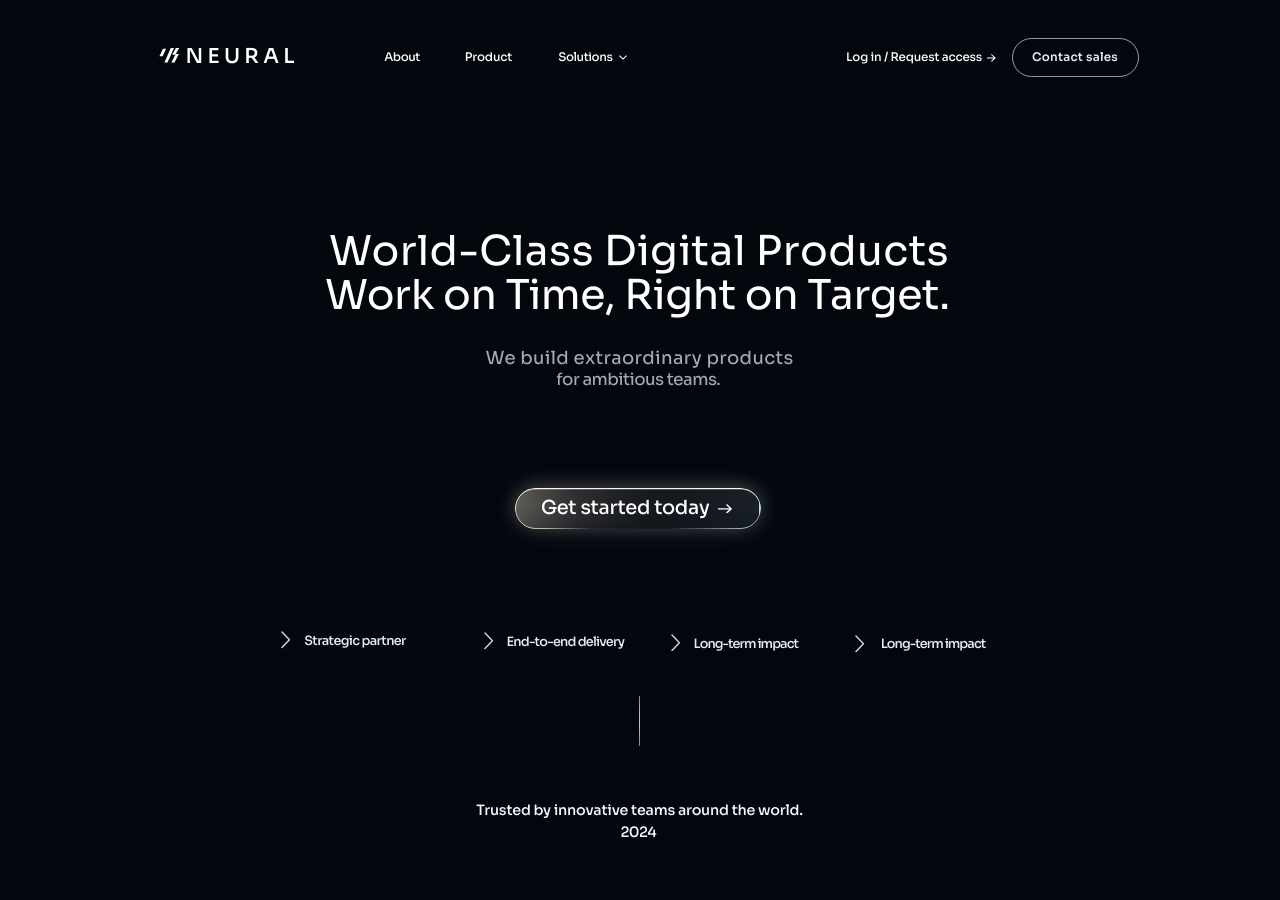
<file: neural.html>
<!doctype html>
<html lang="en">
<head>
<meta charset="utf-8">
<meta name="viewport" content="width=device-width, initial-scale=1, viewport-fit=cover">
<title>Neural — World-Class Digital Products</title>
<style>
@font-face{font-family:'Sora';src:url(assets/fonts/sora-variable.ttf) format('truetype-variations'),url([data-uri]) format('truetype-variations');font-weight:100 900;font-style:normal;font-display:block}
*{box-sizing:border-box;margin:0;padding:0}
:root{--ink:#fff;--sub:#a2a9b8;--nav:#fbfdff;--foot:#f4f8fd;--hair:rgba(196,214,232,.72);--chev:rgba(214,232,250,.90);--navdim:#e8ecf0;--feat:#e2ebf5;--veil:6,10,18;--cover:max(calc(100vw / 1536),calc(100vh / 1024));--fit:calc(100vh / 910);--u:min(var(--cover),var(--fit));--blur:calc(var(--u)*26);--glow:calc(var(--u)*34);--hairline:max(1px,calc(var(--u)*1.6))}
@supports(height:100dvh){:root{--cover:max(calc(100vw / 1536),calc(100dvh / 1024));--fit:calc(100dvh / 910)}}
html,body{height:100%;background:#02060f;overflow:hidden}
body{font-family:'Sora',system-ui,-apple-system,'Segoe UI',sans-serif;color:var(--ink);-webkit-font-smoothing:antialiased;-moz-osx-font-smoothing:grayscale;text-rendering:geometricPrecision}
a{color:inherit;text-decoration:none}li{list-style:none}
a:focus-visible{outline:2px solid #9fe0ff;outline-offset:3px;border-radius:4px}
.art{position:fixed;inset:0;width:100%;height:100%;object-fit:cover;object-position:50% 50%;z-index:0;user-select:none;-webkit-user-drag:none;pointer-events:none;background:#03060c}
.veil{position:fixed;inset:0;z-index:0;pointer-events:none;background:radial-gradient(140% 60% at 50% 40%,rgba(var(--veil),.16) 0%,rgba(var(--veil),.057) 50%,rgba(var(--veil),0) 100%),linear-gradient(180deg,rgba(var(--veil),0) 45%,rgba(var(--veil),.10) 100%)}
.bar,.hero,.foot{position:fixed;z-index:1}
.hero{pointer-events:none}.hero a{pointer-events:auto}
.brand svg{fill:var(--ink);display:block}
.caret,.navarrow{fill:none;stroke:var(--nav);stroke-linecap:round;stroke-linejoin:round}
.navarrow{stroke-linecap:square;stroke-linejoin:miter}
.pill{border:var(--hairline) solid var(--hair);border-radius:999px}
.chev{fill:none;stroke:var(--chev);stroke-width:1.75;stroke-linecap:round;stroke-linejoin:round}
.cta .arrow{fill:none;stroke:var(--ink);stroke-width:1.6;stroke-linecap:square;stroke-linejoin:miter}
.rule{background:linear-gradient(180deg,rgba(186,200,214,.70) 0%,rgba(206,220,232,.92) 52%,rgba(182,198,212,.68) 100%)}
.cta{border-radius:999px;background:linear-gradient(180deg,rgba(6,12,22,0) 45%,rgba(6,12,22,.12) 78%,rgba(6,12,22,.28) 100%),linear-gradient(90deg,rgba(255,226,178,.17) 0%,rgba(255,236,208,.07) 22%,rgba(176,206,238,.03) 55%,rgba(150,196,244,.09) 100%),linear-gradient(90deg,rgba(255,255,255,.24) 0%,rgba(255,255,255,.17) 12%,rgba(255,255,255,.11) 26%,rgba(255,255,255,.07) 42%,rgba(255,255,255,.05) 60%,rgba(255,255,255,.04) 80%,rgba(255,255,255,.04) 100%);-webkit-backdrop-filter:blur(var(--blur)) saturate(.45);backdrop-filter:blur(var(--blur)) saturate(.45);box-shadow:0 calc(var(--u)*-2) calc(var(--u)*20) rgba(255,224,176,.20),0 0 var(--glow) rgba(168,204,252,.16),inset 0 var(--hairline) 0 0 rgba(255,251,242,.45)}
.cta::before{content:'';position:absolute;inset:0;border-radius:inherit;padding:var(--hairline);pointer-events:none;background:linear-gradient(180deg,rgba(255,252,246,.95) 0%,rgba(255,252,246,.20) 45%,rgba(255,252,246,0) 78%),linear-gradient(90deg,rgba(255,228,182,.95) 0%,rgba(250,236,210,.70) 12%,rgba(226,230,234,.03) 32%,rgba(214,226,240,.02) 62%,rgba(200,228,250,.70) 90%,rgba(186,224,247,.95) 100%);-webkit-mask:linear-gradient(#000 0 0) content-box,linear-gradient(#000 0 0);-webkit-mask-composite:xor;mask:linear-gradient(#000 0 0) content-box,linear-gradient(#000 0 0);mask-composite:exclude}
#word{font-variation-settings:'wght' 531;color:var(--ink)}
#about,#product,#solutions,#login{font-variation-settings:'wght' 506;color:var(--nav)}
#contact{font-variation-settings:'wght' 581;color:var(--navdim)}
#h1a,#h1b{font-variation-settings:'wght' 424;color:var(--ink)}
#sub1,#sub2{font-variation-settings:'wght' 446;color:var(--sub)}
#cta{font-variation-settings:'wght' 497;color:var(--ink)}
#f1,#f2,#f3,#f4{font-variation-settings:'wght' 534;color:var(--feat)}
#foot1,#foot2{font-variation-settings:'wght' 521;color:var(--foot)}

@media(prefers-reduced-motion:no-preference){
:root{--ent-line:cubic-bezier(.16,1,.3,1);--ent-soft:cubic-bezier(.25,.8,.35,1);--rise:9px}
@keyframes en-wipe{from{clip-path:inset(-.78em 0 calc(100% + .78em) 0);translate:0 var(--rise)}to{clip-path:inset(-.78em 0 -.78em 0);translate:0 0}}
@keyframes en-lift{from{opacity:0;translate:0 var(--rise)}}
@keyframes en-settle{from{opacity:0;translate:0 calc(var(--rise)*.7);scale:.99}}
@keyframes en-draw{from{scale:1 0}}
html:not(.is-entered) .brand{animation:en-lift 0.60s var(--ent-soft) 0.12s backwards}
html:not(.is-entered) #about{animation:en-lift 0.55s var(--ent-soft) 0.20s backwards}
html:not(.is-entered) #product{animation:en-lift 0.55s var(--ent-soft) 0.25s backwards}
html:not(.is-entered) #solutions,html:not(.is-entered) .caret{animation:en-lift 0.55s var(--ent-soft) 0.30s backwards}
html:not(.is-entered) #login,html:not(.is-entered) .navarrow{animation:en-lift 0.55s var(--ent-soft) 0.35s backwards}
html:not(.is-entered) .pill{animation:en-settle 0.60s var(--ent-soft) 0.40s backwards}
html:not(.is-entered) .burger{animation:en-lift 0.60s var(--ent-soft) 0.40s backwards}
html:not(.is-entered) #h1a{animation:en-wipe 0.95s var(--ent-line) 0.34s backwards}
html:not(.is-entered) #h1b{animation:en-wipe 0.95s var(--ent-line) 0.44s backwards}
html:not(.is-entered) #sub1{animation:en-lift 0.70s var(--ent-soft) 0.74s backwards}
html:not(.is-entered) #sub2{animation:en-lift 0.70s var(--ent-soft) 0.80s backwards}
html:not(.is-entered) .cta{animation:en-lift 0.80s var(--ent-line) 0.94s backwards}
html:not(.is-entered) .feats li:nth-child(1){animation:en-lift 0.60s var(--ent-soft) 1.08s backwards}
html:not(.is-entered) .feats li:nth-child(2){animation:en-lift 0.60s var(--ent-soft) 1.15s backwards}
html:not(.is-entered) .feats li:nth-child(3){animation:en-lift 0.60s var(--ent-soft) 1.22s backwards}
html:not(.is-entered) .feats li:nth-child(4){animation:en-lift 0.60s var(--ent-soft) 1.29s backwards}
html:not(.is-entered) .rule{animation:en-draw 0.55s var(--ent-line) 1.34s backwards}
html:not(.is-entered) #foot1{animation:en-lift 0.60s var(--ent-soft) 1.42s backwards}
html:not(.is-entered) #foot2{animation:en-lift 0.60s var(--ent-soft) 1.48s backwards}
.rule{transform-origin:top}
}
@media(min-width:1200px) and (min-height:560px) and (min-aspect-ratio:100/95){
.bar,.hero,.foot{left:50%;width:calc(var(--u)*1536);transform:translateX(-50%)}
.bar{top:0;height:calc(var(--u)*120)}.foot{bottom:0;height:calc(var(--u)*140)}
.hero{top:50%;height:calc(var(--u)*1024);transform:translate(-50%,-50%)}
.navtoggle,.burger,.scrim{display:none}.navpanel{display:contents}
.bar > *,.foot > *,.hero > *,.pill,.caret,.navarrow{position:absolute}
.menu,.menu a,.login{position:static}
.title,.sub,.feats{inset:0;font-weight:inherit}
.bar span,.foot span,.title span,.sub span,.feats span,.cta span{position:absolute;line-height:0;white-space:nowrap}
.brand{display:flex;align-items:center;gap:calc(var(--u)*7)}#word{position:relative;transform:translate(0,0)}
.caret{stroke-width:1.25}.navarrow{stroke-width:1.2}
.cta .arrow,.feats li,.feats .chev{position:absolute}
.brand{left:calc(var(--u)*221);top:calc(var(--u)*55);}
.brand svg{width:calc(var(--u)*23);height:calc(var(--u)*17);}
.caret{left:calc(var(--u)*744);top:calc(var(--u)*62.4);width:calc(var(--u)*9);height:calc(var(--u)*6);}
.navarrow{left:calc(var(--u)*1163);top:calc(var(--u)*61.6);width:calc(var(--u)*10);height:calc(var(--u)*9);}
.pill{left:calc(var(--u)*1191.5);top:calc(var(--u)*43.5);width:calc(var(--u)*144);height:calc(var(--u)*44);}
.cta{left:calc(var(--u)*625.8);top:calc(var(--u)*555.2);width:calc(var(--u)*279.6);height:calc(var(--u)*46.6);}
.cta .arrow{left:calc(var(--u)*230.8);top:calc(var(--u)*17.8);width:calc(var(--u)*16);height:calc(var(--u)*11);}
.feats li{width:calc(var(--u)*220);height:calc(var(--u)*20);}
.feats .chev{left:calc(var(--u)*0);top:calc(var(--u)*0);width:calc(var(--u)*11);height:calc(var(--u)*20);}
.feats li:nth-child(1){left:calc(var(--u)*360);top:calc(var(--u)*718);}
.feats li:nth-child(2){left:calc(var(--u)*590);top:calc(var(--u)*719);}
.feats li:nth-child(3){left:calc(var(--u)*803);top:calc(var(--u)*721);}
.feats li:nth-child(4){left:calc(var(--u)*1013);top:calc(var(--u)*722);}
.rule{left:calc(var(--u)*767);top:calc(var(--u)*792);width:calc(var(--u)*1);height:calc(var(--u)*57);}
#word{font-size:calc(var(--u)*23.4);letter-spacing:calc(var(--u)*4.8);}
#about{font-size:calc(var(--u)*13.5);letter-spacing:calc(var(--u)*-0.5);left:calc(var(--u)*477);top:calc(var(--u)*65.66);}
#product{font-size:calc(var(--u)*13.5);letter-spacing:calc(var(--u)*-0.167);left:calc(var(--u)*568.5);top:calc(var(--u)*65.66);}
#solutions{font-size:calc(var(--u)*13.5);letter-spacing:calc(var(--u)*-0.5);left:calc(var(--u)*675);top:calc(var(--u)*65.66);}
#login{font-size:calc(var(--u)*13.5);letter-spacing:calc(var(--u)*-0.227);left:calc(var(--u)*1002.5);top:calc(var(--u)*66.16);}
#contact{font-size:calc(var(--u)*13.5);letter-spacing:calc(var(--u)*0.25);top:calc(var(--u)*21.66);left:0;right:0;text-align:center;transform:translateX(calc(var(--u)*-0.5));}
#h1a{font-size:calc(var(--u)*46.8);letter-spacing:calc(var(--u)*0.532);top:calc(var(--u)*285.222);left:0;right:0;text-align:center;transform:translateX(calc(var(--u)*-1));}
#h1b{font-size:calc(var(--u)*46.8);letter-spacing:calc(var(--u)*-0.398);top:calc(var(--u)*335.222);left:0;right:0;text-align:center;transform:translateX(calc(var(--u)*-3));}
#sub1{font-size:calc(var(--u)*20.6);letter-spacing:calc(var(--u)*0.367);top:calc(var(--u)*408.115);left:0;right:0;text-align:center;transform:translateX(calc(var(--u)*-0.5));}
#sub2{font-size:calc(var(--u)*19.1);letter-spacing:calc(var(--u)*-0.632);top:calc(var(--u)*432.153);left:0;right:0;text-align:center;transform:translateX(calc(var(--u)*-2));}
#cta{font-size:calc(var(--u)*22);letter-spacing:calc(var(--u)*-0.312);top:calc(var(--u)*23.113);left:0;right:0;text-align:center;transform:translateX(calc(var(--u)*-14.5));}
#f1{font-size:calc(var(--u)*14.6);letter-spacing:calc(var(--u)*-0.75);left:calc(var(--u)*26);top:calc(var(--u)*11.266);}
#f2{font-size:calc(var(--u)*14.6);letter-spacing:calc(var(--u)*-0.889);left:calc(var(--u)*26);top:calc(var(--u)*11.266);}
#f3{font-size:calc(var(--u)*14.6);letter-spacing:calc(var(--u)*-1.067);left:calc(var(--u)*26);top:calc(var(--u)*11.266);}
#f4{font-size:calc(var(--u)*14.6);letter-spacing:calc(var(--u)*-1.067);left:calc(var(--u)*29);top:calc(var(--u)*11.266);}
#foot1{font-size:calc(var(--u)*16.3);letter-spacing:calc(var(--u)*-0.256);bottom:calc(var(--u)*101.344);left:0;right:0;text-align:center;transform:translateX(calc(var(--u)*-0.5));}
#foot2{font-size:calc(var(--u)*16.3);letter-spacing:calc(var(--u)*-0.667);bottom:calc(var(--u)*76.344);left:0;right:0;text-align:center;transform:translateX(calc(var(--u)*-2));}
}
@media(max-width:1199px),(max-height:559px),(max-aspect-ratio:100/95){
:root{--c:min(calc(100vw / 430),calc(100vh / 860));--blur:calc(var(--c)*26);--glow:calc(var(--c)*34);--hairline:max(1px,calc(var(--c)*1.6))}
body{display:flex;flex-direction:column;height:100vh;padding:calc(env(safe-area-inset-top) + var(--c)*24) calc(var(--c)*22) calc(env(safe-area-inset-bottom) + var(--c)*22)}
.bar,.hero,.foot{position:static;width:100%}
.bar{order:1;position:relative;z-index:5;display:flex;align-items:center;justify-content:space-between;gap:calc(var(--c)*16)}
.brand{display:flex;align-items:center;gap:calc(var(--c)*8)}.brand svg{width:calc(var(--c)*22);height:auto}#word{font-size:calc(var(--c)*19);letter-spacing:.06em}
.navtoggle{position:absolute;top:0;right:0;width:1px;height:1px;opacity:0;margin:0;pointer-events:none}
.burger{display:inline-flex;align-items:center;justify-content:center;width:calc(var(--c)*42);height:calc(var(--c)*30);border-radius:999px;cursor:pointer;border:var(--hairline) solid var(--hair);background:rgba(255,255,255,.03);-webkit-backdrop-filter:blur(var(--blur)) saturate(.45);backdrop-filter:blur(var(--blur)) saturate(.45)}
.burger svg{width:calc(var(--c)*19);height:auto;fill:none;stroke:var(--nav);stroke-width:1.4;stroke-linecap:round}
.burger svg path{transform-box:fill-box;transform-origin:center;transition:transform .24s ease,opacity .18s ease}
.navtoggle:focus-visible ~ .burger{outline:2px solid #9fe0ff;outline-offset:3px}
.navtoggle:checked ~ .burger .b1{transform:translateY(6px) rotate(45deg)}.navtoggle:checked ~ .burger .b2{opacity:0}.navtoggle:checked ~ .burger .b3{transform:translateY(-6px) rotate(-45deg)}
.scrim{display:none;position:fixed;inset:0;z-index:-1}.navtoggle:checked ~ .scrim{display:block}
.navpanel{position:absolute;top:calc(100% + var(--c)*12);right:0;display:flex;flex-direction:column;gap:calc(var(--c)*2);width:min(calc(var(--c)*268),78vw);padding:calc(var(--c)*12);border-radius:calc(var(--c)*20);background:linear-gradient(180deg,rgba(255,255,255,.10) 0%,rgba(255,255,255,.045) 100%),linear-gradient(90deg,rgba(255,226,178,.06) 0%,rgba(150,196,244,.06) 100%),linear-gradient(180deg,rgba(6,12,22,.60) 0%,rgba(6,12,22,.70) 100%);-webkit-backdrop-filter:blur(var(--blur)) saturate(.45);backdrop-filter:blur(var(--blur)) saturate(.45);box-shadow:0 calc(var(--c)*14) calc(var(--c)*38) rgba(2,6,14,.45);opacity:0;visibility:hidden;transform:translateY(calc(var(--c)*-8)) scale(.985);transform-origin:100% 0;pointer-events:none;transition:opacity .2s ease,transform .2s ease,visibility .2s}
.navtoggle:checked ~ .navpanel{opacity:1;visibility:visible;transform:none;pointer-events:auto}
.navpanel .menu{display:flex;flex-direction:column}
.navpanel .menu a,.navpanel .login{display:flex;align-items:center;gap:calc(var(--c)*8);padding:calc(var(--c)*10) calc(var(--c)*12);border-radius:calc(var(--c)*12);font-size:calc(var(--c)*16);color:var(--nav);transition:background .15s ease}
.navpanel .menu a:hover,.navpanel .login:hover{background:rgba(255,255,255,.07)}
.navpanel .caret,.navpanel .navarrow{margin-left:auto;height:auto}.navpanel .caret{width:calc(var(--c)*10)}.navpanel .navarrow{width:calc(var(--c)*11)}
.navpanel .pill{margin-top:calc(var(--c)*8);text-align:center;white-space:nowrap;padding:calc(var(--c)*11) calc(var(--c)*16);font-size:calc(var(--c)*15)}
.hero{order:2;flex:1;min-height:0;display:flex;flex-direction:column;align-items:center;justify-content:center;text-align:center;gap:calc(var(--c)*20)}
.title{font-size:calc(var(--c)*33);font-weight:inherit;line-height:1.12;max-width:15ch}
.sub{color:var(--sub);font-size:calc(var(--c)*17);line-height:1.32;max-width:26ch}
.cta{position:relative;display:inline-flex;align-items:center;gap:calc(var(--c)*12);padding:calc(var(--c)*16) calc(var(--c)*26);font-size:calc(var(--c)*18)}
.cta .arrow{width:calc(var(--c)*16);height:calc(var(--c)*11)}
.feats{display:grid;grid-template-columns:repeat(2,minmax(0,1fr));gap:calc(var(--c)*15) calc(var(--c)*13);width:100%;max-width:calc(var(--c)*400);margin-top:calc(var(--c)*6)}
.feats li{display:flex;align-items:center;gap:calc(var(--c)*9);font-size:calc(var(--c)*14)}.feats .chev{width:calc(var(--c)*9);height:calc(var(--c)*16);flex:none}
.rule{width:1px;height:calc(var(--c)*33);margin:calc(var(--c)*19) auto 0;flex:none}
.foot{order:3;text-align:center;color:var(--foot);font-size:calc(var(--c)*13);line-height:1.55}.foot span{display:block}
@media(max-width:599px),(max-height:429px){
:root{--c:min(calc(100vw / 360),calc(100vh / 770),1px);--rise:6px}
body{padding:calc(env(safe-area-inset-top) + var(--c)*28) calc(var(--c)*26) calc(env(safe-area-inset-bottom) + var(--c)*26)}
.brand svg{width:calc(var(--c)*24)}#word{font-size:calc(var(--c)*19)}
.burger{width:calc(var(--c)*46);height:calc(var(--c)*33);position:relative}.burger::after{content:'';position:absolute;left:50%;top:50%;transform:translate(-50%,-50%);width:max(44px,100%);height:max(44px,100%)}.burger svg{width:calc(var(--c)*21)}
.navpanel{width:min(calc(var(--c)*300),82vw);padding:calc(var(--c)*15);border-radius:calc(var(--c)*22)}
.navpanel .menu a,.navpanel .login{font-size:calc(var(--c)*16);padding:calc(var(--c)*13) calc(var(--c)*14);border-radius:calc(var(--c)*13);min-height:max(44px,calc(var(--c)*44))}
.navpanel .pill{font-size:calc(var(--c)*16);padding:calc(var(--c)*13) calc(var(--c)*18);margin-top:calc(var(--c)*9);min-height:44px}
.veil{background:radial-gradient(130% 44% at 50% 45%,rgba(var(--veil),.50) 0%,rgba(var(--veil),.26) 55%,rgba(var(--veil),0) 100%),linear-gradient(180deg,rgba(var(--veil),.34) 0%,rgba(var(--veil),0) 20%,rgba(var(--veil),0) 60%,rgba(var(--veil),.36) 100%)}
.hero{gap:calc(var(--c)*22)}.title{font-size:calc(var(--c)*32);line-height:1.2;letter-spacing:-.002em;max-width:none;text-wrap:balance}.title span{display:block}
.sub{font-size:calc(var(--c)*16);line-height:1.45;max-width:none;text-wrap:balance}.sub span{display:block}
.cta{font-size:calc(var(--c)*16.5);padding:calc(var(--c)*15) calc(var(--c)*28);gap:calc(var(--c)*12);min-height:44px}.cta .arrow{width:calc(var(--c)*17);height:calc(var(--c)*12)}
.feats{grid-template-columns:repeat(2,max-content);justify-content:center;width:auto;max-width:none;gap:calc(var(--c)*16) calc(var(--c)*16);margin-top:calc(var(--c)*22)}.feats li{font-size:calc(var(--c)*13);gap:calc(var(--c)*10)}.feats .chev{width:calc(var(--c)*10);height:calc(var(--c)*18)}
.rule{height:calc(var(--c)*30);margin:calc(var(--c)*28) auto 0}.foot{font-size:calc(var(--c)*13.5);line-height:1.65;text-wrap:balance}
}
@media(max-height:429px) and (min-aspect-ratio:1/1){
:root{--c:min(calc(100vw / 760),calc(100vh / 430))}
.hero{gap:calc(var(--c)*12)}.title{font-size:calc(var(--c)*31);line-height:1.2;max-width:26ch}
.sub{font-size:calc(var(--c)*16);max-width:44ch}.sub span{display:inline}
.cta{font-size:calc(var(--c)*15.5);padding:calc(var(--c)*12) calc(var(--c)*24)}
.feats{grid-template-columns:repeat(4,max-content);justify-content:center;max-width:none;gap:calc(var(--c)*24);margin-top:calc(var(--c)*2)}.feats li{font-size:calc(var(--c)*13.5)}
.rule{height:calc(var(--c)*20);margin:calc(var(--c)*10) auto 0}.foot{font-size:calc(var(--c)*13)}
}
@media(min-width:600px) and (min-height:430px){
:root{--c:min(calc(100vw / 860),calc(100vh / 1120))}
body{padding:calc(env(safe-area-inset-top) + var(--c)*40) calc(var(--c)*44) calc(env(safe-area-inset-bottom) + var(--c)*36)}
.brand svg{width:calc(var(--c)*34)}#word{font-size:calc(var(--c)*30)}.burger{width:calc(var(--c)*60);height:calc(var(--c)*44)}.burger svg{width:calc(var(--c)*27);stroke-width:1.2}
.navpanel{width:min(calc(var(--c)*330),56vw);padding:calc(var(--c)*16);border-radius:calc(var(--c)*26);gap:calc(var(--c)*4)}
.navpanel .menu a,.navpanel .login{font-size:calc(var(--c)*20);padding:calc(var(--c)*13) calc(var(--c)*15);border-radius:calc(var(--c)*15);gap:calc(var(--c)*10)}.navpanel .caret{width:calc(var(--c)*13)}.navpanel .navarrow{width:calc(var(--c)*14)}
.navpanel .pill{margin-top:calc(var(--c)*10);padding:calc(var(--c)*14) calc(var(--c)*20);font-size:calc(var(--c)*19)}
.hero{gap:calc(var(--c)*26)}.title{font-size:calc(var(--c)*46);line-height:1.15;max-width:none}.title span{display:block}
.sub{font-size:calc(var(--c)*21);line-height:1.34;max-width:none}.sub span{display:block}
.cta{gap:calc(var(--c)*14);padding:calc(var(--c)*18) calc(var(--c)*34);font-size:calc(var(--c)*21)}.cta .arrow{width:calc(var(--c)*20);height:calc(var(--c)*14)}
.feats{grid-template-columns:repeat(2,max-content);justify-content:center;gap:calc(var(--c)*22) calc(var(--c)*54);max-width:none;margin-top:calc(var(--c)*12)}.feats li{gap:calc(var(--c)*12);font-size:calc(var(--c)*16)}.feats .chev{width:calc(var(--c)*12);height:calc(var(--c)*21)}
.rule{height:calc(var(--c)*46);margin:calc(var(--c)*30) auto 0}.foot{font-size:calc(var(--c)*16)}
@media(min-aspect-ratio:1/1){:root{--c:min(calc(100vw / 1040),calc(100vh / 780))}.feats{grid-template-columns:repeat(4,max-content);gap:calc(var(--c)*40)}}
}
}
@supports(height:100dvh){
@media(max-width:1199px),(max-height:559px),(max-aspect-ratio:100/95){
:root{--c:min(calc(100vw / 430),calc(100dvh / 860))}body{height:100dvh}
@media(max-width:599px),(max-height:429px){:root{--c:min(calc(100vw / 360),calc(100dvh / 770),1px)}}
@media(max-height:429px) and (min-aspect-ratio:1/1){:root{--c:min(calc(100vw / 760),calc(100dvh / 430))}}
@media(min-width:600px) and (min-height:430px){:root{--c:min(calc(100vw / 860),calc(100dvh / 1120))}
@media(min-aspect-ratio:1/1){:root{--c:min(calc(100vw / 1040),calc(100dvh / 780))}}}
}
}
@media(prefers-reduced-motion:reduce){*{animation:none!important;transition:none!important}}
</style>
</head>
<body>
<video class="art" autoplay muted loop playsinline preload="auto" aria-hidden="true" poster="https://d2ol7oe51mr4n9.cloudfront.net/user_38xzZboKViGWJOttwIXH07lWA1P/130837c4-0244-4f37-9c61-8d801d93fd29.jpg" src="https://r2.motionsites.dev/motionsites/assets/7972579e5244.mp4"></video>
<div class="veil"></div>
<header class="bar">
  <a class="brand" href="#">
    <svg viewBox="0 0 23 17" aria-hidden="true"><path d="M8.15 0.9 L4.55 0.9 L0.5 9.3 L4.1 9.3 Z"/><path d="M17.0 0 L13.4 0 L6.15 16.4 L9.75 16.4 Z"/><path d="M22.9 0 L19.3 0 L15.0 7.6 L18.6 7.6 Z"/><path d="M22.6 6.9 L19.0 6.9 L14.05 16.4 L17.65 16.4 Z"/></svg>
    <span id="word">NEURAL</span>
  </a>
  <input class="navtoggle" type="checkbox" id="nav-open" aria-label="Open navigation menu" aria-controls="navigation">
  <label class="scrim" for="nav-open" aria-hidden="true"></label>
  <label class="burger" for="nav-open" aria-label="Menu"><svg viewBox="0 0 22 14" aria-hidden="true"><path class="b1" d="M1 1 H21"/><path class="b2" d="M1 7 H21"/><path class="b3" d="M1 13 H21"/></svg></label>
  <div class="navpanel" id="navigation">
    <nav class="menu" aria-label="Main navigation">
      <a href="#"><span id="about">About</span></a>
      <a href="#"><span id="product">Product</span></a>
      <a href="#"><span id="solutions">Solutions</span><svg class="caret" viewBox="0 0 9 6" aria-hidden="true"><path d="M0.7 1.1 L4.5 4.6 L8.3 1.1"/></svg></a>
    </nav>
    <a class="login" href="#"><span id="login">Log in / Request access</span><svg class="navarrow" viewBox="0 0 10 9" aria-hidden="true"><path d="M0 4.5 H9.1 M5.4 0.9 L9.2 4.5 L5.4 8.1"/></svg></a>
    <a class="pill" href="#"><span id="contact">Contact sales</span></a>
  </div>
</header>
<main class="hero">
  <h1 class="title"><span id="h1a">World-Class Digital Products</span> <span id="h1b">Work on Time, Right on Target.</span></h1>
  <p class="sub"><span id="sub1">We build extraordinary products</span> <span id="sub2">for ambitious teams.</span></p>
  <a class="cta" href="#"><span id="cta">Get started today</span><svg class="arrow" viewBox="0 0 16 11" aria-hidden="true"><path d="M0 5.5 H14.6 M10.3 1.2 L14.9 5.5 L10.3 9.8"/></svg></a>
  <ul class="feats">
    <li><svg class="chev" viewBox="0 0 11 20" aria-hidden="true"><path d="M1.15 1.15 L9.6 10 L1.15 18.85"/></svg><span id="f1">Strategic partner</span></li>
    <li><svg class="chev" viewBox="0 0 11 20" aria-hidden="true"><path d="M1.15 1.15 L9.6 10 L1.15 18.85"/></svg><span id="f2">End-to-end delivery</span></li>
    <li><svg class="chev" viewBox="0 0 11 20" aria-hidden="true"><path d="M1.15 1.15 L9.6 10 L1.15 18.85"/></svg><span id="f3">Long-term impact</span></li>
    <li><svg class="chev" viewBox="0 0 11 20" aria-hidden="true"><path d="M1.15 1.15 L9.6 10 L1.15 18.85"/></svg><span id="f4">Long-term impact</span></li>
  </ul>
  <span class="rule" aria-hidden="true"></span>
</main>
<footer class="foot"><span id="foot1">Trusted by innovative teams around the world.</span><span id="foot2">2024</span></footer>
<script>
(function(){
  var q=window.matchMedia&&window.matchMedia('(prefers-reduced-motion:reduce)'),v=document.querySelector('video.art');
  if(!q||!v)return;
  function sync(){if(q.matches){v.pause();}else{var p=v.play();if(p)p.catch(function(){});}}
  sync();
  q.addEventListener?q.addEventListener('change',sync):q.addListener(sync);
})();
(function(){
  var end=document.getElementById('foot2'),timer=setTimeout(done,4000);
  function done(){clearTimeout(timer);if(end)end.removeEventListener('animationend',done);document.documentElement.classList.add('is-entered');}
  if(end)end.addEventListener('animationend',done);
})();
</script>
</body>
</html>
</file>
